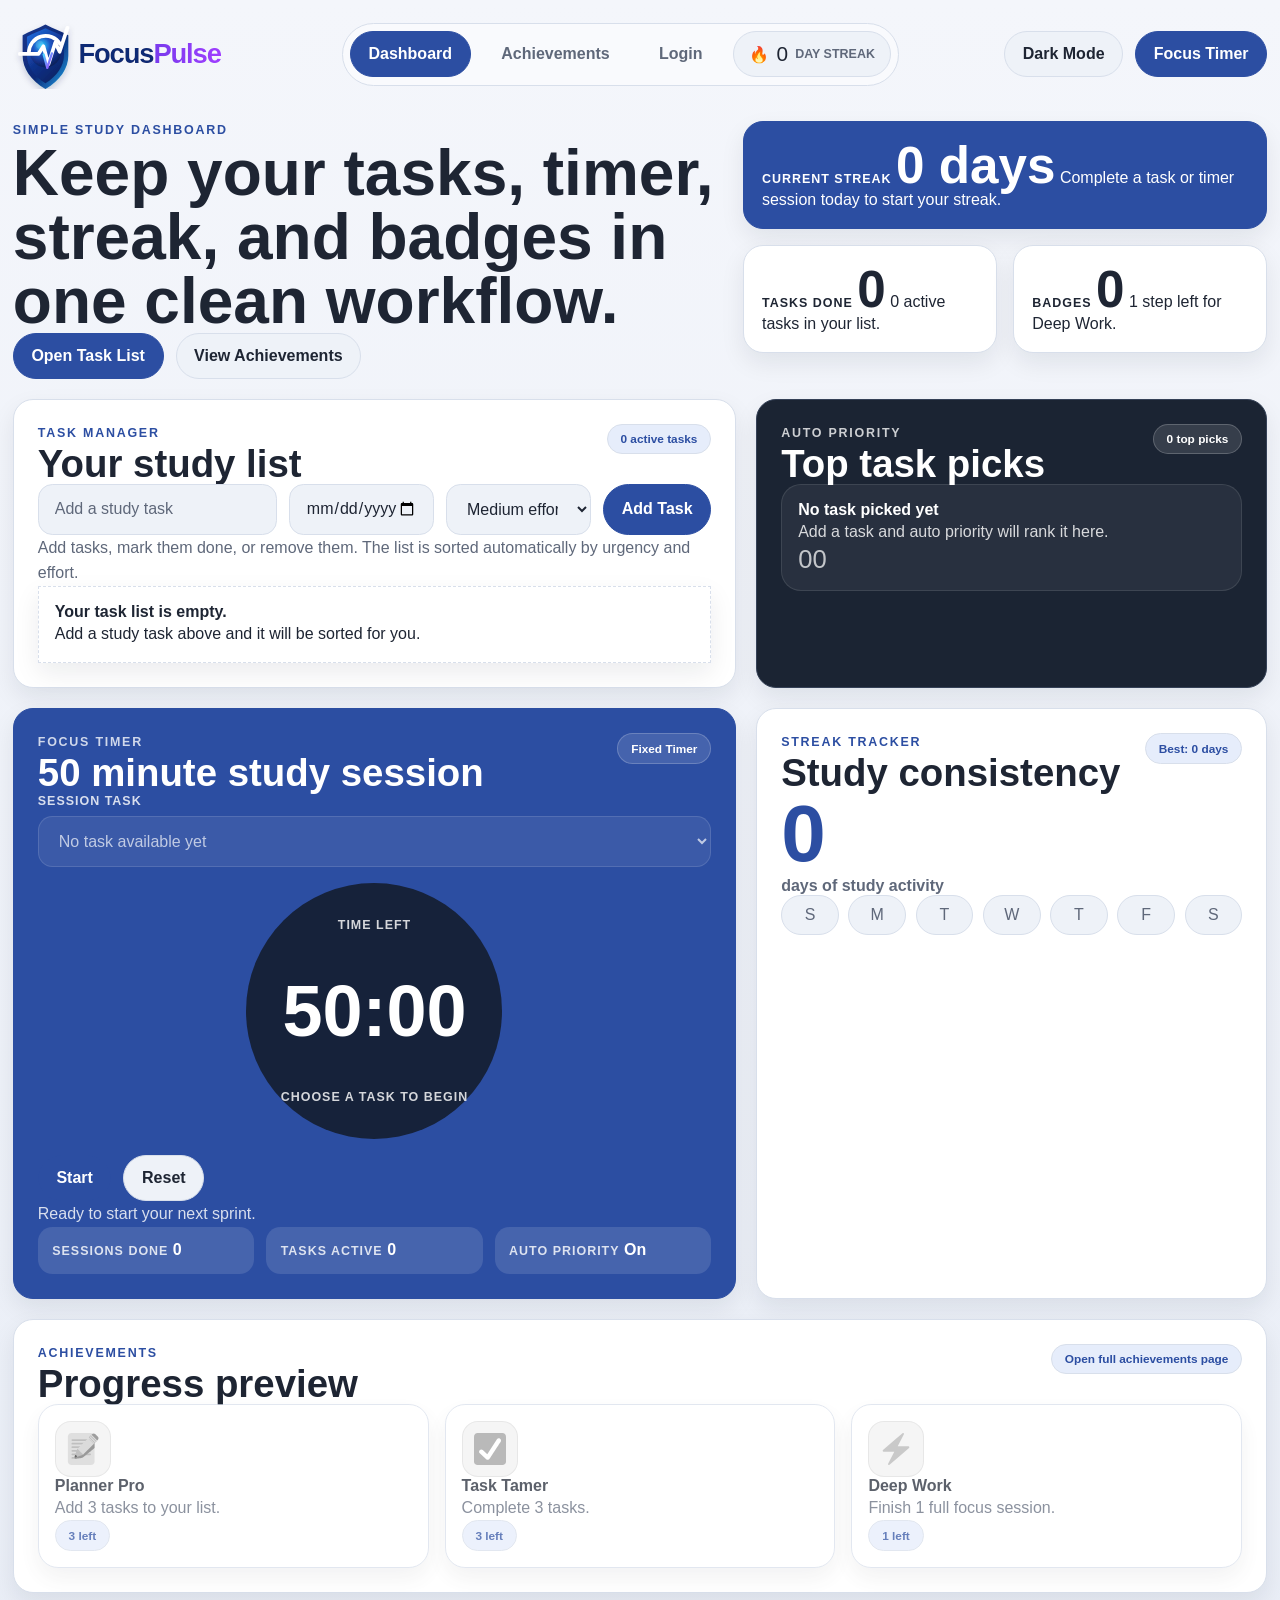
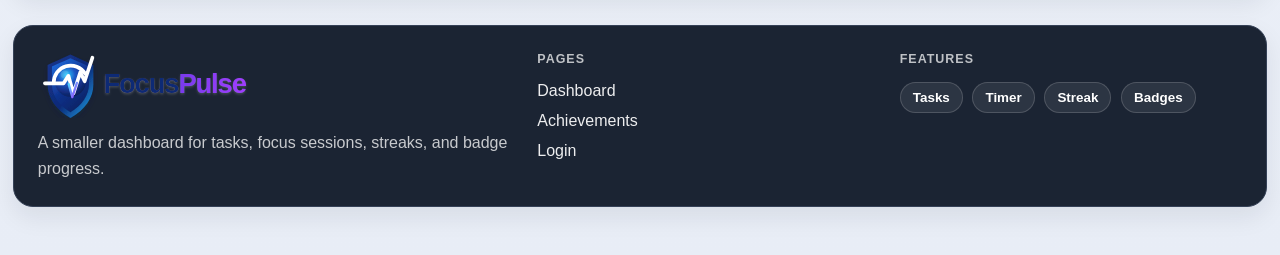
<file: index.html>
<!DOCTYPE html>
<html lang="en">
<head>
  <meta charset="UTF-8">
  <meta name="viewport" content="width=device-width, initial-scale=1.0">
  <title>FocusPulse | Dashboard</title>
  <link rel="stylesheet" href="styles.css">
  <script src="script.js" defer></script>
</head>
<body class="page dashboard">
  <div class="page-shell">
    <header class="site-header">
      <a class="brand-mark" href="index.html">
        <img class="brand-logo" src="images/Logo.svg" alt="FocusPulse">
      </a>

      <nav class="site-nav" aria-label="Primary navigation">
        <a class="nav-link active" href="index.html">Dashboard</a>
        <a class="nav-link" href="achievements.html">Achievements</a>
        <a class="nav-link" href="auth.html" data-auth-link>Login</a>
        <div class="streak-chip" aria-label="Current streak 0 days">
          <span class="fire-mark" aria-hidden="true">&#128293;</span>
          <span class="streak-num">0</span>
          <span class="streak-day">day streak</span>
        </div>
      </nav>

      <div class="header-tools">
        <button class="mode-toggle" type="button" data-mode-toggle>Dark Mode</button>
        <a class="header-cta" href="#focus">Focus Timer</a>
      </div>
    </header>

    <main>
      <section class="hero reveal" style="--delay: 0.05s;">
        <div class="hero-copy">
          <p class="eyebrow">Simple Study Dashboard</p>
          <h1>Keep your tasks, timer, streak, and badges in one clean workflow.</h1>
      

          <div class="hero-actions">
            <a class="button button-main" href="#today">Open Task List</a>
            <a class="button button-ghost" href="achievements.html">View Achievements</a>
          </div>
        </div>

        <aside class="hero-summary">
          <div class="metric-card metric-main">
            <span class="metric-label">Current Streak</span>
            <strong class="metric-value" data-streakhero>0 days</strong>
            <span class="metric-hint" data-streakhint>Complete a task or timer session today to start your streak.</span>
          </div>

          <div class="metric-grid">
            <article class="metric-card">
              <span class="metric-label">Tasks Done</span>
              <strong class="metric-value" data-taskhero>0</strong>
              <span class="metric-hint" data-taskhint>0 active tasks in your list.</span>
            </article>

            <article class="metric-card">
              <span class="metric-label">Badges</span>
              <strong class="metric-value" data-badgehero>0</strong>
              <span class="metric-hint" data-badgehint>Add tasks and finish sessions to unlock badges.</span>
            </article>
          </div>
        </aside>
      </section>

      <section class="content-grid" id="today">
        <article class="panel panel-light span-7 reveal" style="--delay: 0.15s;">
          <div class="panel-heading">
            <div>
              <p class="eyebrow">Task Manager</p>
              <h2>Your study list</h2>
            </div>
            <span class="pill" data-planpill>0 active tasks</span>
          </div>

          <form class="task-form" id="entry">
            <input class="input-box" id="task" type="text" placeholder="Add a study task" required>
            <input class="input-box" id="due" type="date">
            <select class="input-box" id="effort">
              <option value="high">High effort</option>
              <option value="medium" selected>Medium effort</option>
              <option value="low">Low effort</option>
            </select>
            <button class="button button-main" type="submit">Add Task</button>
          </form>

          <p class="panel-note">
            Add tasks, mark them done, or remove them. The list is sorted automatically by urgency and effort.
          </p>

          <div class="schedule-list" id="tasks"></div>
        </article>

        <article class="panel panel-dark span-5 reveal" style="--delay: 0.2s;">
          <div class="panel-heading">
            <div>
              <p class="eyebrow light-eye">Auto Priority</p>
              <h2>Top task picks</h2>
            </div>
            <span class="pill pill-light" data-radarpill>0 top picks</span>
          </div>

          <ul class="priority-list" id="radar"></ul>
        </article>

        <article class="panel panel-violet span-7 reveal" id="focus" style="--delay: 0.25s;">
          <div class="panel-heading">
            <div>
              <p class="eyebrow light-eye">Focus Timer</p>
              <h2>50 minute study session</h2>
            </div>
            <span class="pill line-pill">Fixed Timer</span>
          </div>

          <label class="field">
            <span class="field-title light-eye">Session Task</span>
            <select class="input-box" id="pick"></select>
          </label>

          <div class="timer-shell">
            <div class="timer-core">
              <span class="timer-label">Time Left</span>
              <strong id="clock">50:00</strong>
              <span class="timer-label" id="topic">Choose a task to begin</span>
            </div>
          </div>

          <div class="hero-actions" aria-label="Timer controls">
            <button class="button button-main" id="start" type="button">Start</button>
            <button class="button button-ghost" id="reset" type="button">Reset</button>
          </div>

          <p class="panel-note note-light" id="state">
            Ready to start your next sprint.
          </p>

          <div class="session-meta">
            <div>
              <span class="meta-label">Sessions Done</span>
              <strong id="sessioncount">0</strong>
            </div>
            <div>
              <span class="meta-label">Tasks Active</span>
              <strong id="taskcount">0</strong>
            </div>
            <div>
              <span class="meta-label">Auto Priority</span>
              <strong id="autopriority">On</strong>
            </div>
          </div>
        </article>

        <article class="panel panel-light span-5 reveal" style="--delay: 0.3s;">
          <div class="panel-heading">
            <div>
              <p class="eyebrow">Streak Tracker</p>
              <h2>Study consistency</h2>
            </div>
            <span class="pill" id="best">Best: 0 days</span>
          </div>

          <div class="streak-display">
            <strong id="streak">0</strong>
            <span>days of study activity</span>
          </div>

          <div class="week-track" id="week" aria-label="Weekly streak display"></div>
        </article>

        <article class="panel panel-light span-12 reveal" style="--delay: 0.35s;">
          <div class="panel-heading">
            <div>
              <p class="eyebrow">Achievements</p>
              <h2>Progress preview</h2>
            </div>
            <a class="pill" href="achievements.html">Open full achievements page</a>
          </div>

          <div class="badge-grid" id="badgepreview"></div>
        </article>
      </section>
    </main>

    <footer class="site-footer">
      <div class="foot-grid">
        <div class="foot-brand">
          <a class="brand-mark" href="index.html">
            <img class="brand-logo" src="images/Logo.svg" alt="FocusPulse">
          </a>
          <p class="foot-note">
            A smaller dashboard for tasks, focus sessions, streaks, and badge progress.
          </p>
        </div>

        <div class="foot-block">
          <p class="foot-title">Pages</p>
          <div class="foot-links">
            <a href="index.html">Dashboard</a>
            <a href="achievements.html">Achievements</a>
            <a href="auth.html">Login</a>
          </div>
        </div>

        <div class="foot-block">
          <p class="foot-title">Features</p>
          <div class="foot-tags">
            <span class="foot-tag">Tasks</span>
            <span class="foot-tag">Timer</span>
            <span class="foot-tag">Streak</span>
            <span class="foot-tag">Badges</span>
          </div>
        </div>
      </div>
    </footer>
  </div>
</body>
</html>
</file>
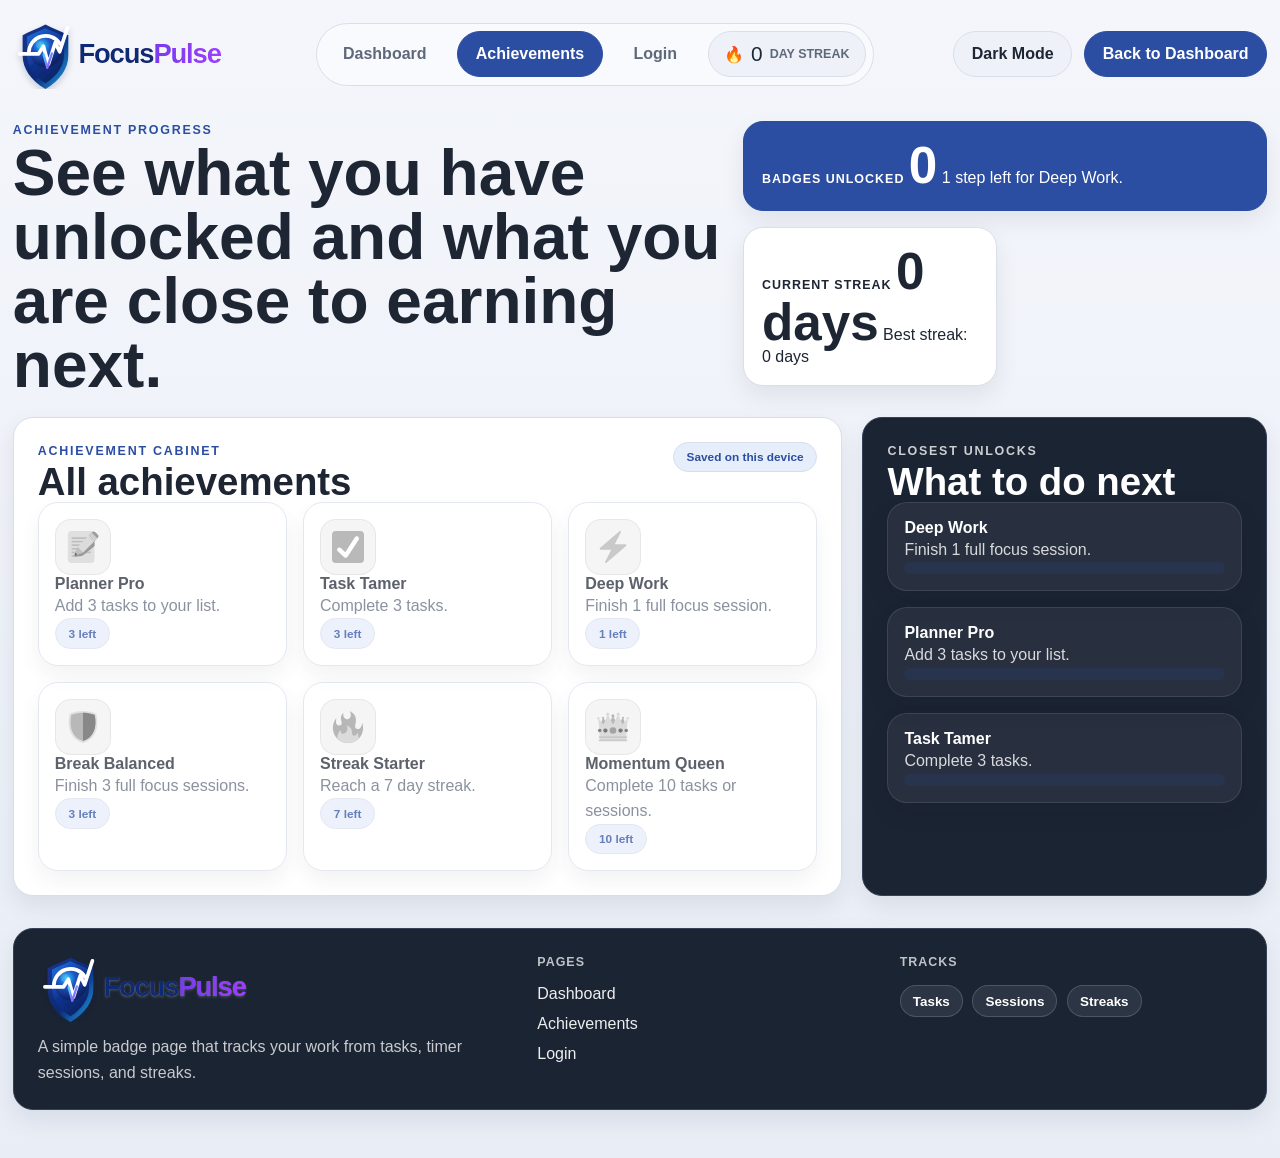
<file: achievements.html>
<!DOCTYPE html>
<html lang="en">
<head>
  <meta charset="UTF-8">
  <meta name="viewport" content="width=device-width, initial-scale=1.0">
  <title>FocusPulse | Achievements</title>
  <link rel="stylesheet" href="styles.css">
  <script src="script.js" defer></script>
</head>
<body class="page awards">
  <div class="page-shell">
    <header class="site-header">
      <a class="brand-mark" href="index.html">
        <img class="brand-logo" src="images/Logo.svg" alt="FocusPulse">
      </a>

      <nav class="site-nav" aria-label="Primary navigation">
        <a class="nav-link" href="index.html">Dashboard</a>
        <a class="nav-link active" href="achievements.html">Achievements</a>
        <a class="nav-link" href="auth.html" data-auth-link>Login</a>
        <div class="streak-chip" aria-label="Current streak 0 days">
          <span class="fire-mark" aria-hidden="true">&#128293;</span>
          <span class="streak-num">0</span>
          <span class="streak-day">day streak</span>
        </div>
      </nav>

      <div class="header-tools">
        <button class="mode-toggle" type="button" data-mode-toggle>Dark Mode</button>
        <a class="header-cta" href="index.html">Back to Dashboard</a>
      </div>
    </header>

    <main>
      <section class="hero hero-awards reveal" style="--delay: 0.05s;">
        <div class="hero-copy">
          <p class="eyebrow">Achievement Progress</p>
          <h1>See what you have unlocked and what you are close to earning next.</h1>
        </div>

        <div class="hero-summary">
          <div class="metric-card metric-main">
            <span class="metric-label">Badges Unlocked</span>
            <strong class="metric-value" data-badgehero>0</strong>
            <span class="metric-hint" data-badgehint>Keep using the app to unlock more badges.</span>
          </div>

          <div class="metric-grid">
            <article class="metric-card">
              <span class="metric-label">Current Streak</span>
              <strong class="metric-value" data-streakvalue>0 days</strong>
              <span class="metric-hint" data-streakhint>Best streak: 0 days</span>
            </article>
          </div>
        </div>
      </section>

      <section class="content-grid">
        <article class="panel panel-light span-8 reveal" style="--delay: 0.15s;">
          <div class="panel-heading">
            <div>
              <p class="eyebrow">Achievement Cabinet</p>
              <h2>All achievements</h2>
            </div>
            <span class="pill">Saved on this device</span>
          </div>

          <div class="badge-grid" id="badges"></div>
        </article>

        <article class="panel panel-dark span-4 reveal" style="--delay: 0.2s;">
          <div class="panel-heading">
            <div>
              <p class="eyebrow light-eye">Closest Unlocks</p>
              <h2>What to do next</h2>
            </div>
          </div>

          <div class="spotlight-stack" id="badgegoals"></div>
        </article>
      </section>
    </main>

    <footer class="site-footer">
      <div class="foot-grid">
        <div class="foot-brand">
          <a class="brand-mark" href="index.html">
            <img class="brand-logo" src="images/Logo.svg" alt="FocusPulse">
          </a>
          <p class="foot-note">
            A simple badge page that tracks your work from tasks, timer sessions, and streaks.
          </p>
        </div>

        <div class="foot-block">
          <p class="foot-title">Pages</p>
          <div class="foot-links">
            <a href="index.html">Dashboard</a>
            <a href="achievements.html">Achievements</a>
            <a href="auth.html">Login</a>
          </div>
        </div>

        <div class="foot-block">
          <p class="foot-title">Tracks</p>
          <div class="foot-tags">
            <span class="foot-tag">Tasks</span>
            <span class="foot-tag">Sessions</span>
            <span class="foot-tag">Streaks</span>
          </div>
        </div>
      </div>
    </footer>
  </div>
</body>
</html>
</file>
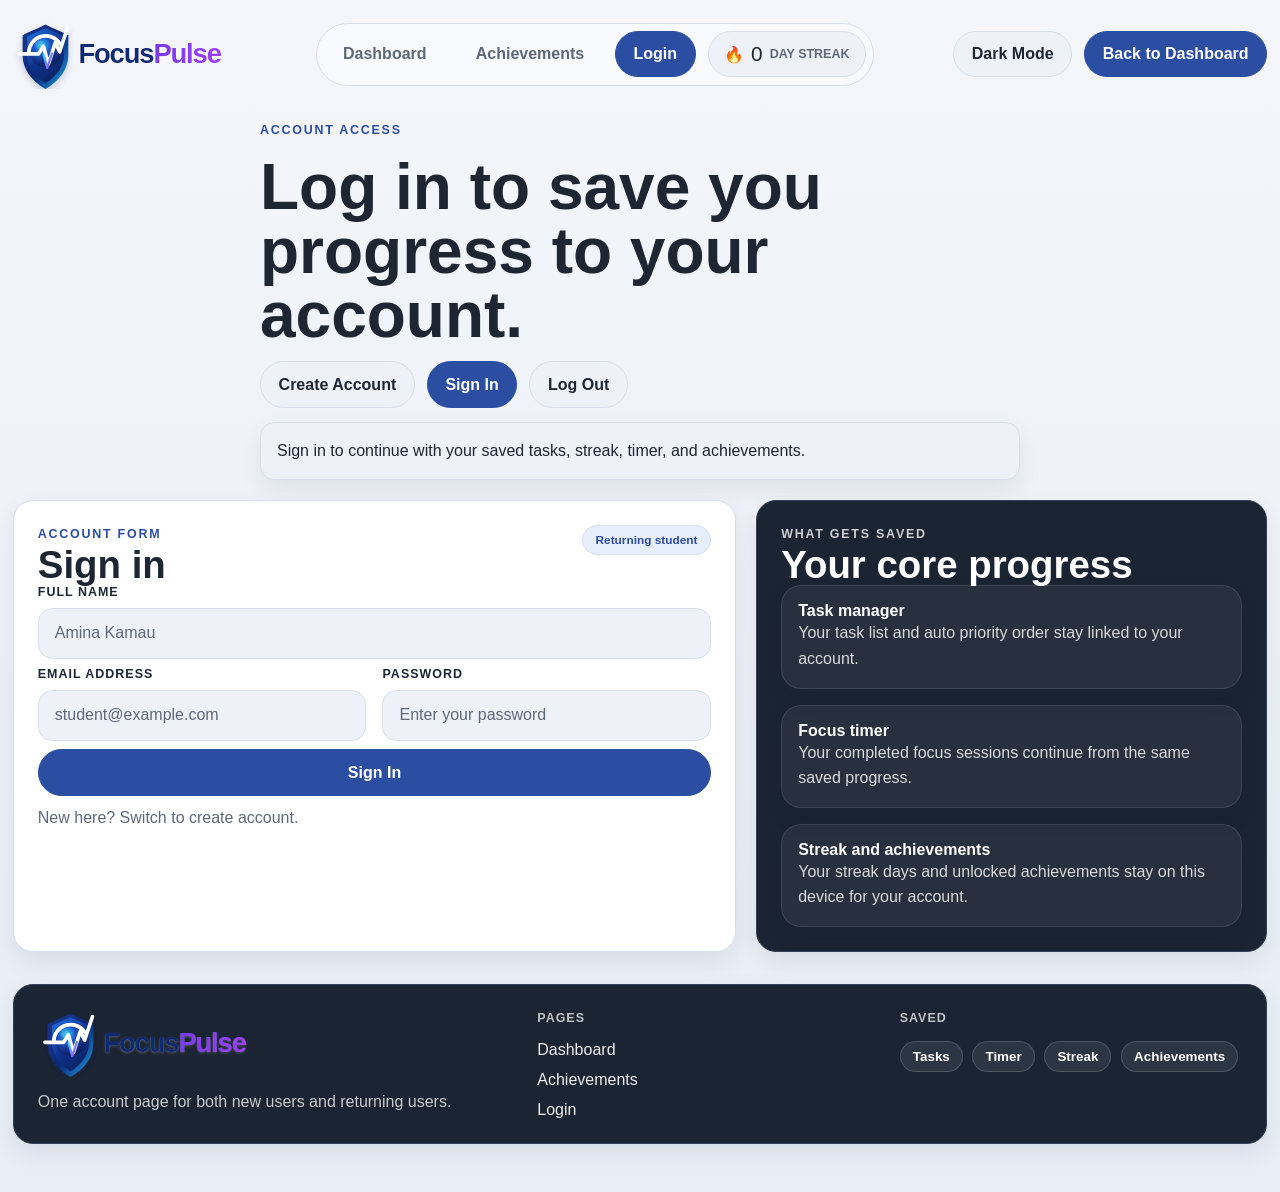
<file: auth.html>
<!DOCTYPE html>
<html lang="en">
<head>
  <meta charset="UTF-8">
  <meta name="viewport" content="width=device-width, initial-scale=1.0">
  <title>FocusPulse | Login</title>
  <link rel="stylesheet" href="styles.css">
  <script src="script.js" defer></script>
</head>
<body class="page auth">
  <div class="page-shell">
    <header class="site-header">
      <a class="brand-mark" href="index.html">
        <img class="brand-logo" src="images/Logo.svg" alt="FocusPulse">
      </a>

      <nav class="site-nav" aria-label="Primary navigation">
        <a class="nav-link" href="index.html">Dashboard</a>
        <a class="nav-link" href="achievements.html">Achievements</a>
        <a class="nav-link active" href="auth.html" data-auth-link>Login</a>
        <div class="streak-chip" aria-label="Current streak 0 days">
          <span class="fire-mark" aria-hidden="true">&#128293;</span>
          <span class="streak-num">0</span>
          <span class="streak-day">day streak</span>
        </div>
      </nav>

      <div class="header-tools">
        <button class="mode-toggle" type="button" data-mode-toggle>Dark Mode</button>
        <a class="header-cta" href="index.html">Back to Dashboard</a>
      </div>
    </header>

    <main>
      <section class="auth-top reveal" style="--delay: 0.05s;">
        <p class="eyebrow">Account Access</p>
        <h1>Log in to save you progress to your account.</h1>

        <div class="hero-actions">
          <button class="button button-main" type="button" data-auth-mode="signup" aria-pressed="false">Create Account</button>
          <button class="button button-ghost" type="button" data-auth-mode="signin" aria-pressed="true">Sign In</button>
          <button class="button button-ghost" id="logout" type="button" hidden>Log Out</button>
        </div>

        <p class="auth-status" id="authmsg">
          Sign in to continue with your saved tasks, streak, timer, and achievements.
        </p>
      </section>

      <section class="content-grid">
        <article class="panel panel-light span-7 reveal" style="--delay: 0.15s;">
          <div class="panel-heading">
            <div>
              <p class="eyebrow">Account Form</p>
              <h2 id="authformtitle">Sign in</h2>
            </div>
            <span class="pill" id="authpill">Returning student</span>
          </div>

          <form class="auth-form" id="authform">
            <div class="field-row auth-single-row" id="authnamefield" hidden>
              <label class="field">
                <span class="field-title">Full Name</span>
                <input class="input-box" id="authname" type="text" placeholder="Amina Kamau">
              </label>
            </div>

            <div class="field-row">
              <label class="field">
                <span class="field-title">Email Address</span>
                <input class="input-box" id="authemail" type="email" placeholder="student@example.com" required>
              </label>

              <label class="field">
                <span class="field-title">Password</span>
                <input class="input-box" id="authpassword" type="password" placeholder="Enter your password" required>
              </label>
            </div>

            <button class="form-btn form-main" id="authsubmit" type="submit">Sign In</button>

            <p class="auth-note" id="authhelper">
              New here? Switch to create account.
            </p>
          </form>
        </article>

        <article class="panel panel-dark span-5 reveal" style="--delay: 0.2s;">
          <div class="panel-heading">
            <div>
              <p class="eyebrow light-eye">What Gets Saved</p>
              <h2>Your core progress</h2>
            </div>
          </div>

          <div class="spotlight-stack">
            <article class="spotlight-card">
              <strong>Task manager</strong>
              <p>Your task list and auto priority order stay linked to your account.</p>
            </article>
            <article class="spotlight-card">
              <strong>Focus timer</strong>
              <p>Your completed focus sessions continue from the same saved progress.</p>
            </article>
            <article class="spotlight-card">
              <strong>Streak and achievements</strong>
              <p>Your streak days and unlocked achievements stay on this device for your account.</p>
            </article>
          </div>
        </article>
      </section>
    </main>

    <footer class="site-footer">
      <div class="foot-grid">
        <div class="foot-brand">
          <a class="brand-mark" href="index.html">
            <img class="brand-logo" src="images/Logo.svg" alt="FocusPulse">
          </a>
          <p class="foot-note">
            One account page for both new users and returning users.
          </p>
        </div>

        <div class="foot-block">
          <p class="foot-title">Pages</p>
          <div class="foot-links">
            <a href="index.html">Dashboard</a>
            <a href="achievements.html">Achievements</a>
            <a href="auth.html">Login</a>
          </div>
        </div>

        <div class="foot-block">
          <p class="foot-title">Saved</p>
          <div class="foot-tags">
            <span class="foot-tag">Tasks</span>
            <span class="foot-tag">Timer</span>
            <span class="foot-tag">Streak</span>
            <span class="foot-tag">Achievements</span>
          </div>
        </div>
      </div>
    </footer>
  </div>
</body>
</html>
</file>
<file: styles.css>
:root {
  --bg: #f4f6fb;
  --bg-alt: #e8edf6;
  --surface: #ffffff;
  --surface-soft: #eef2f8;
  --text: #1e2533;
  --muted: #5f687a;
  --border: #d8dfeb;
  --primary: #2c4ea2;
  --primary-strong: #223f85;
  --primary-soft: #e6edfb;
  --dark-surface: #1b2433;
  --dark-border: #354157;
  --success: #17724f;
  --success-bg: #e8f6ef;
  --danger: #aa4343;
  --danger-bg: #faecec;
  --radius-lg: 1.25rem;
  --radius-sm: 0.9rem;
  --shadow: 0 10px 24px rgba(15, 23, 42, 0.08);
  --font-body: Verdana, Geneva, Tahoma, sans-serif;
  --font-display: "Trebuchet MS", "Segoe UI", Tahoma, sans-serif;
  --font-ui: Tahoma, "Segoe UI", Verdana, sans-serif;
}

*,
*::before,
*::after {
  box-sizing: border-box;
}

html {
  scroll-behavior: smooth;
}

body {
  margin: 0;
  background: linear-gradient(180deg, var(--bg), var(--bg-alt));
  color: var(--text);
  font-family: var(--font-body);
}

body.dark {
  --bg: #0f1622;
  --bg-alt: #152032;
  --surface: #182131;
  --surface-soft: #212c40;
  --text: #f3f5fb;
  --muted: #b9c2d3;
  --border: #344258;
  --primary: #6e8ee7;
  --primary-strong: #5a7bdf;
  --primary-soft: #263450;
  --success: #9be2c2;
  --success-bg: #18362c;
  --danger: #efb3b3;
  --danger-bg: #442525;
  --shadow: 0 14px 28px rgba(0, 0, 0, 0.28);
}

a {
  color: inherit;
  text-decoration: none;
}

img {
  display: block;
  max-width: 100%;
}

button,
input,
select {
  font: inherit;
}

h1,
h2,
h3,
p {
  margin: 0;
}

h1,
h2,
.metric-value,
.streak-num,
.schedule-time,
.priority-rank,
.timer-core strong,
.streak-display strong {
  font-family: var(--font-display);
}

.nav-link,
.button,
.header-cta,
.mode-toggle,
.mini-btn,
.form-btn,
.pill,
.task-badge,
.badge-state,
.field-title,
.metric-label,
.meta-label,
.timer-label,
.foot-title,
.streak-day,
.eyebrow {
  font-family: var(--font-ui);
}

.page-shell {
  width:98%;
  margin: 0 auto;
  padding: 1.25rem 0 3rem;
}

.site-header {
  display: flex;
  align-items: center;
  justify-content: space-between;
  gap: 1rem;
  flex-wrap: wrap;
  margin-bottom: 2rem;
}

.brand-logo {
  width: clamp(10rem, 22vw, 14rem);
  height: auto;
}

.site-nav,
.header-tools {
  display: flex;
  align-items: center;
  gap: 0.75rem;
  flex-wrap: wrap;
}

.site-nav {
  padding: 0.45rem;
  border: 1px solid var(--border);
  border-radius: 999px;
  background: rgba(255, 255, 255, 0.45);
}

.nav-link,
.button,
.header-cta,
.mode-toggle,
.mini-btn,
.form-btn {
  display: inline-flex;
  align-items: center;
  justify-content: center;
  min-height: 2.9rem;
  padding: 0.75rem 1.1rem;
  border: 1px solid transparent;
  border-radius: 999px;
  font-weight: 700;
  transition: background-color 180ms ease, border-color 180ms ease,
    color 180ms ease, transform 180ms ease;
}

.nav-link {
  color: var(--muted);
}

.nav-link:hover,
.nav-link:focus-visible,
.button:hover,
.button:focus-visible,
.header-cta:hover,
.header-cta:focus-visible,
.mode-toggle:hover,
.mode-toggle:focus-visible,
.mini-btn:hover,
.mini-btn:focus-visible,
.form-btn:hover,
.form-btn:focus-visible {
  transform: translateY(-1px);
}

.nav-link.active,
.button-main,
.header-cta,
.form-main {
  color: #ffffff;
  background: var(--primary);
  border-color: var(--primary);
}

.button-ghost,
.mode-toggle,
.mini-btn.ghost {
  color: var(--text);
  background: var(--surface-soft);
  border-color: var(--border);
}

.streak-chip {
  display: inline-flex;
  align-items: center;
  gap: 0.45rem;
  min-height: 2.9rem;
  padding: 0.65rem 0.95rem;
  border: 1px solid var(--border);
  border-radius: 999px;
  background: var(--surface-soft);
}

.streak-num {
  font-size: 1.3rem;
  line-height: 1;
}

.streak-day {
  font-size: 0.78rem;
  font-weight: 700;
  text-transform: uppercase;
  color: var(--muted);
}

.hero,
.content-grid,
.hero-summary,
.metric-grid,
.schedule-list,
.spotlight-stack,
.badge-grid,
.foot-grid,
.foot-brand,
.foot-block,
.foot-links,
.foot-tags,
.auth-top,
.auth-form,
.field,
.field-row,
.task-form,
.session-meta,
.week-track {
  display: grid;
}

.hero {
  grid-template-columns: minmax(0, 1.15fr) minmax(280px, 0.85fr);
  gap: 1.25rem;
  align-items: start;
  margin-bottom: 1.25rem;
}

.hero-copy,
.hero-summary {
  gap: 1rem;
}

.hero-actions {
  display: flex;
  gap: 0.75rem;
  flex-wrap: wrap;
}

.eyebrow {
  font-size: 0.78rem;
  font-weight: 700;
  letter-spacing: 0.14em;
  text-transform: uppercase;
  color: var(--primary);
}

.light-eye {
  color: rgba(255, 255, 255, 0.78);
}

h1 {
  font-size: clamp(2rem, 5vw, 4.5rem);
  line-height: 1;
}

h2 {
  font-size: clamp(1.65rem, 3vw, 2.4rem);
  line-height: 1.05;
}

h3 {
  font-size: 1.05rem;
}

p {
  line-height: 1.6;
}

.panel-note,
.priority-item p,
.schedule-card p,
.badge-card p,
.spotlight-card p,
.foot-note,
.auth-note {
  color: var(--muted);
}

.metric-grid {
  grid-template-columns: repeat(2, minmax(0, 1fr));
  gap: 1rem;
}

.metric-card,
.panel,
.site-footer,
.schedule-card,
.task-empty,
.badge-card,
.spotlight-card,
.auth-status {
  background: var(--surface);
  border: 1px solid var(--border);
  box-shadow: var(--shadow);
}

.metric-card {
  padding: 1.15rem;
  border-radius: var(--radius-lg);
}

.metric-main {
  background: var(--primary);
  border-color: var(--primary);
  color: #ffffff;
}

.metric-label,
.timer-label,
.meta-label,
.foot-title,
.field-title {
  font-size: 0.78rem;
  font-weight: 700;
  letter-spacing: 0.08em;
  text-transform: uppercase;
}

.metric-value {
  font-size: clamp(2.2rem, 4vw, 3.5rem);
  line-height: 1;
}

.content-grid {
  grid-template-columns: repeat(12, minmax(0, 1fr));
  gap: 1.25rem;
}

.span-4 {
  grid-column: span 4;
}

.span-5 {
  grid-column: span 5;
}

.span-7 {
  grid-column: span 7;
}

.span-8 {
  grid-column: span 8;
}

.span-12 {
  grid-column: span 12;
}

.panel {
  gap: 1.25rem;
  padding: 1.5rem;
  border-radius: var(--radius-lg);
}

.panel-dark {
  background: var(--dark-surface);
  border-color: var(--dark-border);
  color: #ffffff;
}

.panel-violet {
  background: var(--primary);
  border-color: var(--primary);
  color: #ffffff;
}

.panel-heading {
  display: flex;
  justify-content: space-between;
  align-items: start;
  gap: 1rem;
}

.pill,
.task-badge,
.badge-state {
  display: inline-flex;
  align-items: center;
  justify-content: center;
  padding: 0.45rem 0.8rem;
  border-radius: 999px;
  font-size: 0.74rem;
  font-weight: 700;
}

.pill {
  color: var(--primary);
  background: var(--primary-soft);
  border: 1px solid var(--border);
}

.pill-light,
.line-pill {
  color: #ffffff;
  background: rgba(255, 255, 255, 0.12);
  border-color: rgba(255, 255, 255, 0.2);
}

.task-form {
  grid-template-columns: minmax(0, 1.4fr) repeat(2, minmax(0, 0.85fr)) auto;
  gap: 0.75rem;
}

.field-row {
  grid-template-columns: repeat(2, minmax(0, 1fr));
  gap: 1rem;
}

.auth-single-row {
  grid-template-columns: 1fr;
}

.field,
.auth-form {
  gap: 0.55rem;
}

.input-box {
  width: 100%;
  min-height: 3.15rem;
  padding: 0.85rem 1rem;
  color: var(--text);
  background: var(--surface-soft);
  border: 1px solid var(--border);
  border-radius: var(--radius-sm);
}

.input-box::placeholder {
  color: var(--muted);
}

.input-box:focus {
  outline: none;
  border-color: var(--primary);
}

.panel-dark .field-title,
.panel-violet .field-title,
.panel-violet .timer-label,
.panel-violet .meta-label,
.panel-violet .panel-note,
.panel-dark .panel-note,
.panel-dark .priority-item p,
.panel-dark .spotlight-card p {
  color: rgba(255, 255, 255, 0.82);
}

.panel-dark .input-box,
.panel-violet .input-box {
  color: #ffffff;
  background: rgba(255, 255, 255, 0.1);
  border-color: rgba(255, 255, 255, 0.18);
}

.panel-dark .input-box::placeholder,
.panel-violet .input-box::placeholder {
  color: rgba(255, 255, 255, 0.7);
}

.schedule-list,
.spotlight-stack {
  gap: 1rem;
}

.priority-list {
  display: grid;
  gap: 1rem;
  margin: 0;
  padding: 0;
  list-style: none;
}

.schedule-item {
  display: grid;
  grid-template-columns: 4rem 1fr;
  gap: 0.85rem;
  align-items: start;
}

.schedule-time {
  padding-top: 0.8rem;
  font-size: 1.5rem;
  color: var(--primary);
}

.schedule-card,
.priority-item,
.badge-card,
.spotlight-card {
  border-radius: var(--radius-lg);
}

.schedule-card,
.priority-item,
.spotlight-card {
  padding: 1rem;
}

.schedule-card {
  display: flex;
  align-items: start;
  justify-content: space-between;
  gap: 1rem;
}

.priority-item,
.spotlight-card {
  background: rgba(255, 255, 255, 0.06);
  border: 1px solid rgba(255, 255, 255, 0.1);
}

.task-copy {
  min-width: 0;
}

.task-actions {
  display: flex;
  align-items: center;
  justify-content: flex-end;
  gap: 0.5rem;
  flex-wrap: wrap;
}

.task-badge,
.badge-state {
  border: 1px solid var(--border);
}

.task-badge {
  color: var(--primary);
  background: var(--primary-soft);
}

.badge-high {
  color: #ffffff;
  background: var(--primary);
  border-color: var(--primary);
}

.badge-calm {
  color: var(--text);
  background: var(--surface-soft);
}

.priority-rank {
  font-size: 1.6rem;
  color: rgba(255, 255, 255, 0.72);
}

.timer-shell {
  width: min(100%, 18rem);
  aspect-ratio: 1;
  margin: 0 auto;
  padding: 1rem;
  border-radius: 50%;
  display: grid;
  place-items: center;
  background: conic-gradient(#ffffff 0 76%, rgba(255, 255, 255, 0.14) 76% 100%);
}

.timer-core {
  width: 100%;
  height: 100%;
  padding: 1rem;
  border-radius: 50%;
  display: grid;
  place-items: center;
  text-align: center;
  gap: 0.35rem;
  background: rgba(18, 26, 40, 0.85);
  color: #ffffff;
}

.timer-core strong {
  font-size: clamp(2.8rem, 7vw, 4.5rem);
  line-height: 1;
}

.session-meta {
  grid-template-columns: repeat(3, minmax(0, 1fr));
  gap: 0.75rem;
}

.session-meta > div {
  padding: 0.9rem;
  border-radius: var(--radius-sm);
  background: rgba(255, 255, 255, 0.12);
}

.streak-display {
  display: grid;
  gap: 0.2rem;
}

.streak-display strong {
  font-size: clamp(3.5rem, 7vw, 5rem);
  line-height: 1;
  color: var(--primary);
}

.streak-display span {
  color: var(--muted);
  font-weight: 700;
}

.week-track {
  grid-template-columns: repeat(7, minmax(0, 1fr));
  gap: 0.6rem;
}

.day-box {
  min-height: 2.5rem;
  display: grid;
  place-items: center;
  border: 1px solid var(--border);
  border-radius: 999px;
  color: var(--muted);
  background: var(--surface-soft);
}

.day-box.active {
  color: #ffffff;
  background: var(--primary);
  border-color: var(--primary);
}

.badge-grid {
  grid-template-columns: repeat(3, minmax(0, 1fr));
  gap: 1rem;
}

.badge-card {
  gap: 0.75rem;
  padding: 1rem;
}

.badge-card.locked {
  opacity: 0.72;
}

.badge-card.locked .badge-mark {
  filter: grayscale(1);
}

.badge-mark {
  width: 3.5rem;
  aspect-ratio: 1;
  display: grid;
  place-items: center;
  border-radius: 1rem;
  border: 1px solid rgba(0, 0, 0, 0.08);
  background: var(--surface-soft);
}

.badge-mark img {
  width: 2rem;
  height: 2rem;
  object-fit: contain;
}

.badge-state {
  width: fit-content;
  color: var(--primary);
  background: var(--primary-soft);
}

.progress-bar {
  width: 100%;
  height: 0.75rem;
  overflow: hidden;
  border-radius: 999px;
  background: rgba(255, 255, 255, 0.15);
}

.progress-bar span {
  display: block;
  height: 100%;
  border-radius: inherit;
  background: rgba(255, 255, 255, 0.85);
}

.bar-light {
  background: rgba(44, 78, 162, 0.15);
}

.bar-light span {
  background: var(--primary);
}

.task-empty {
  padding: 1rem;
  border-style: dashed;
}

.site-footer {
  margin-top: 2rem;
  padding: 1.5rem;
  border-radius: var(--radius-lg);
  background: var(--dark-surface);
  border-color: var(--dark-border);
  color: #ffffff;
}

.foot-grid {
  grid-template-columns: 1.4fr 1fr 1fr;
  gap: 1.25rem;
  align-items: start;
}

.foot-brand,
.foot-block,
.foot-links,
.foot-tags {
  gap: 0.75rem;
}

.foot-title {
  color: rgba(255, 255, 255, 0.72);
}

.foot-note {
  color: rgba(255, 255, 255, 0.76);
}

.foot-links a {
  color: rgba(255, 255, 255, 0.92);
}

.foot-tags {
  display: flex;
  gap: 0.6rem;
  flex-wrap: wrap;
}

.foot-tag {
  display: inline-flex;
  align-items: center;
  justify-content: center;
  padding: 0.45rem 0.75rem;
  border: 1px solid rgba(255, 255, 255, 0.16);
  border-radius: 999px;
  background: rgba(255, 255, 255, 0.08);
  font-size: 0.84rem;
  font-weight: 700;
}

.auth-top {
  width: min(760px, 100%);
  gap: 0.9rem;
  margin: 0 auto 1.25rem;
}

.auth-status {
  padding: 0.95rem 1rem;
  border-radius: var(--radius-sm);
  background: var(--surface-soft);
}

.auth-status.success {
  color: var(--success);
  background: var(--success-bg);
  border-color: transparent;
}

.auth-status.error {
  color: var(--danger);
  background: var(--danger-bg);
  border-color: transparent;
}

.reveal {
  opacity: 1;
}

@media (max-width: 960px) {
  .hero,
  .span-4,
  .span-5,
  .span-7,
  .span-8 {
    grid-column: span 12;
  }

  .hero {
    grid-template-columns: 1fr;
  }

  .task-form {
    grid-template-columns: 1fr 1fr;
  }

  .task-form .button {
    grid-column: 1 / -1;
  }

  .badge-grid,
  .foot-grid {
    grid-template-columns: repeat(2, minmax(0, 1fr));
  }
}

@media (max-width: 720px) {
  .page-shell {
    width: calc(100% - 1rem);
  }

  .site-nav,
  .header-tools {
    display: grid;
    width: 100%;
  }

  .site-nav {
    grid-template-columns: repeat(2, minmax(0, 1fr));
  }

  .site-nav,
  .header-tools,
  .metric-grid,
  .session-meta,
  .badge-grid,
  .field-row,
  .task-form,
  .foot-grid {
    grid-template-columns: 1fr;
  }

  .nav-link,
  .header-cta,
  .button,
  .mode-toggle,
  .streak-chip {
    width: 100%;
  }

  .schedule-item {
    grid-template-columns: 1fr;
    gap: 0.6rem;
  }

  .schedule-time {
    padding-top: 0;
  }

  .schedule-card,
  .task-actions {
    align-items: start;
  }

  .schedule-card,
  .task-actions,
  .hero-actions {
    flex-direction: column;
  }

  .task-actions,
  .hero-actions > * {
    width: 100%;
  }
}
</file>
